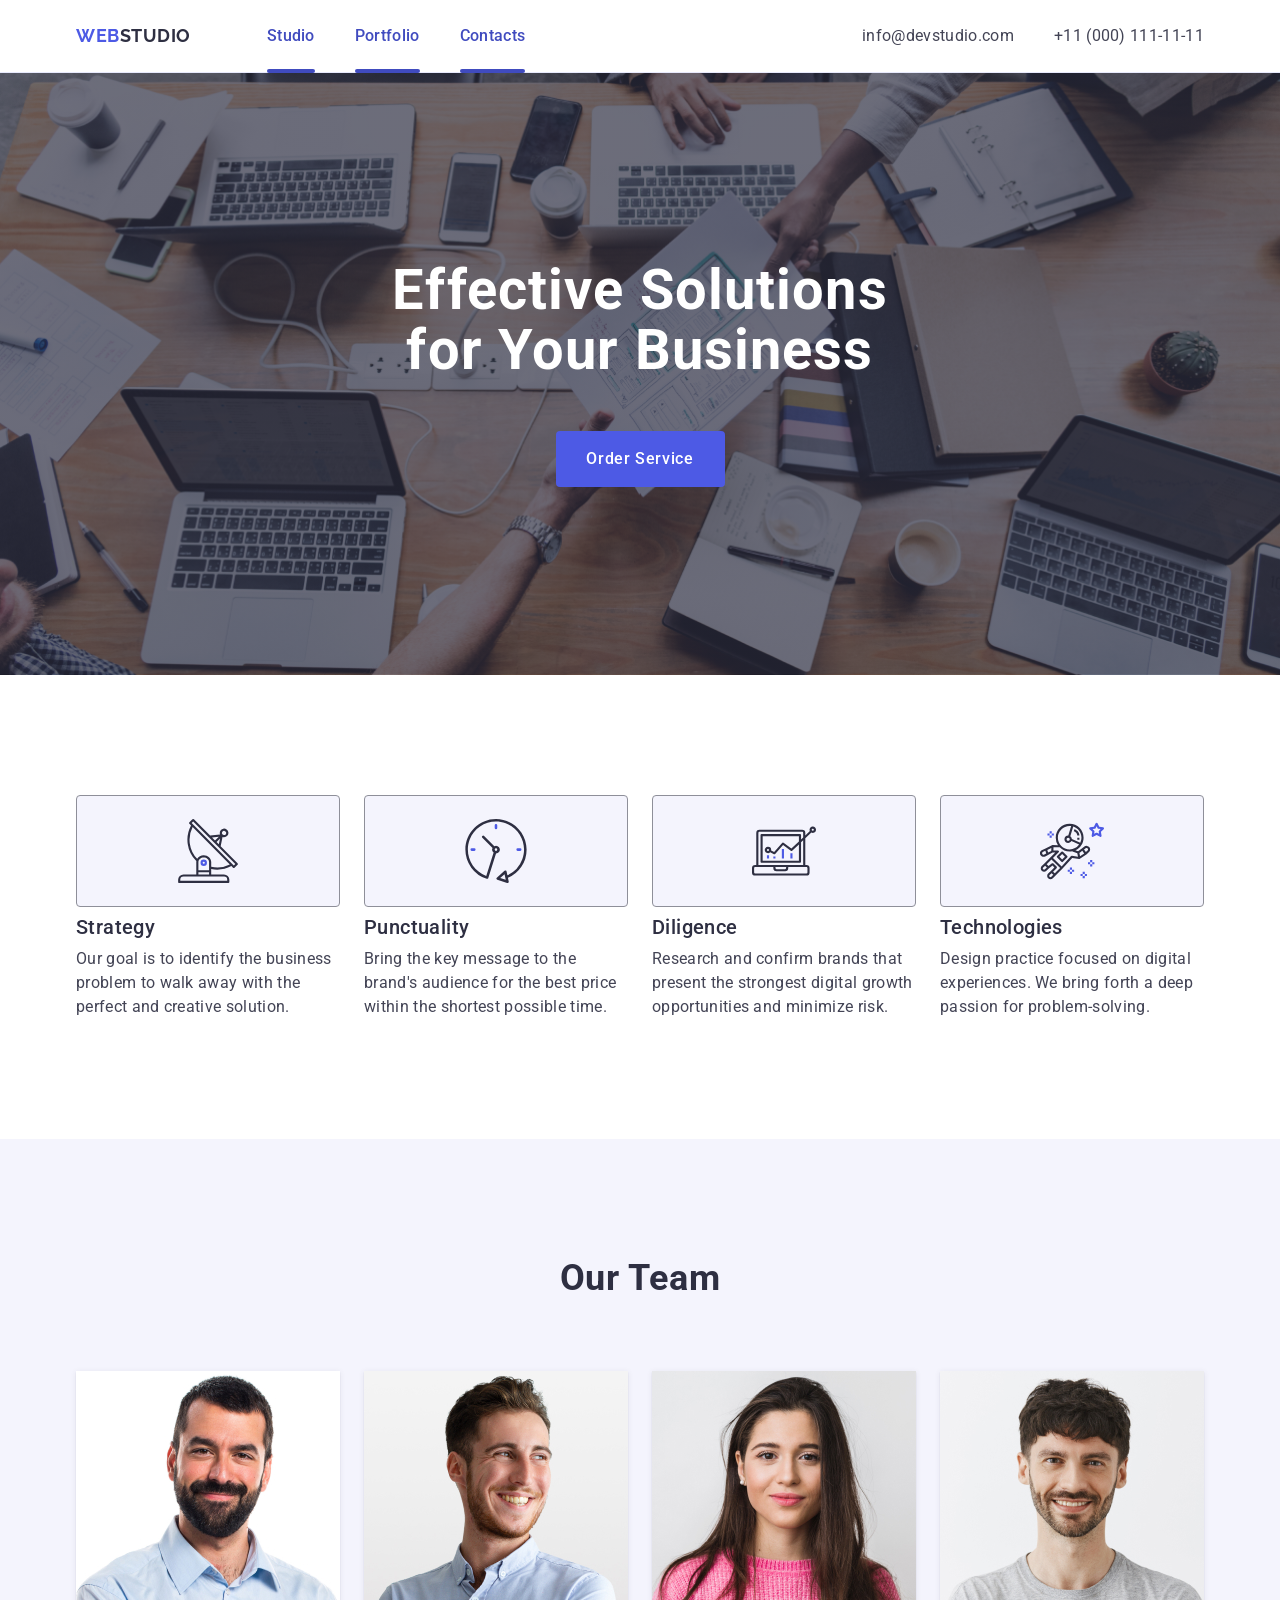
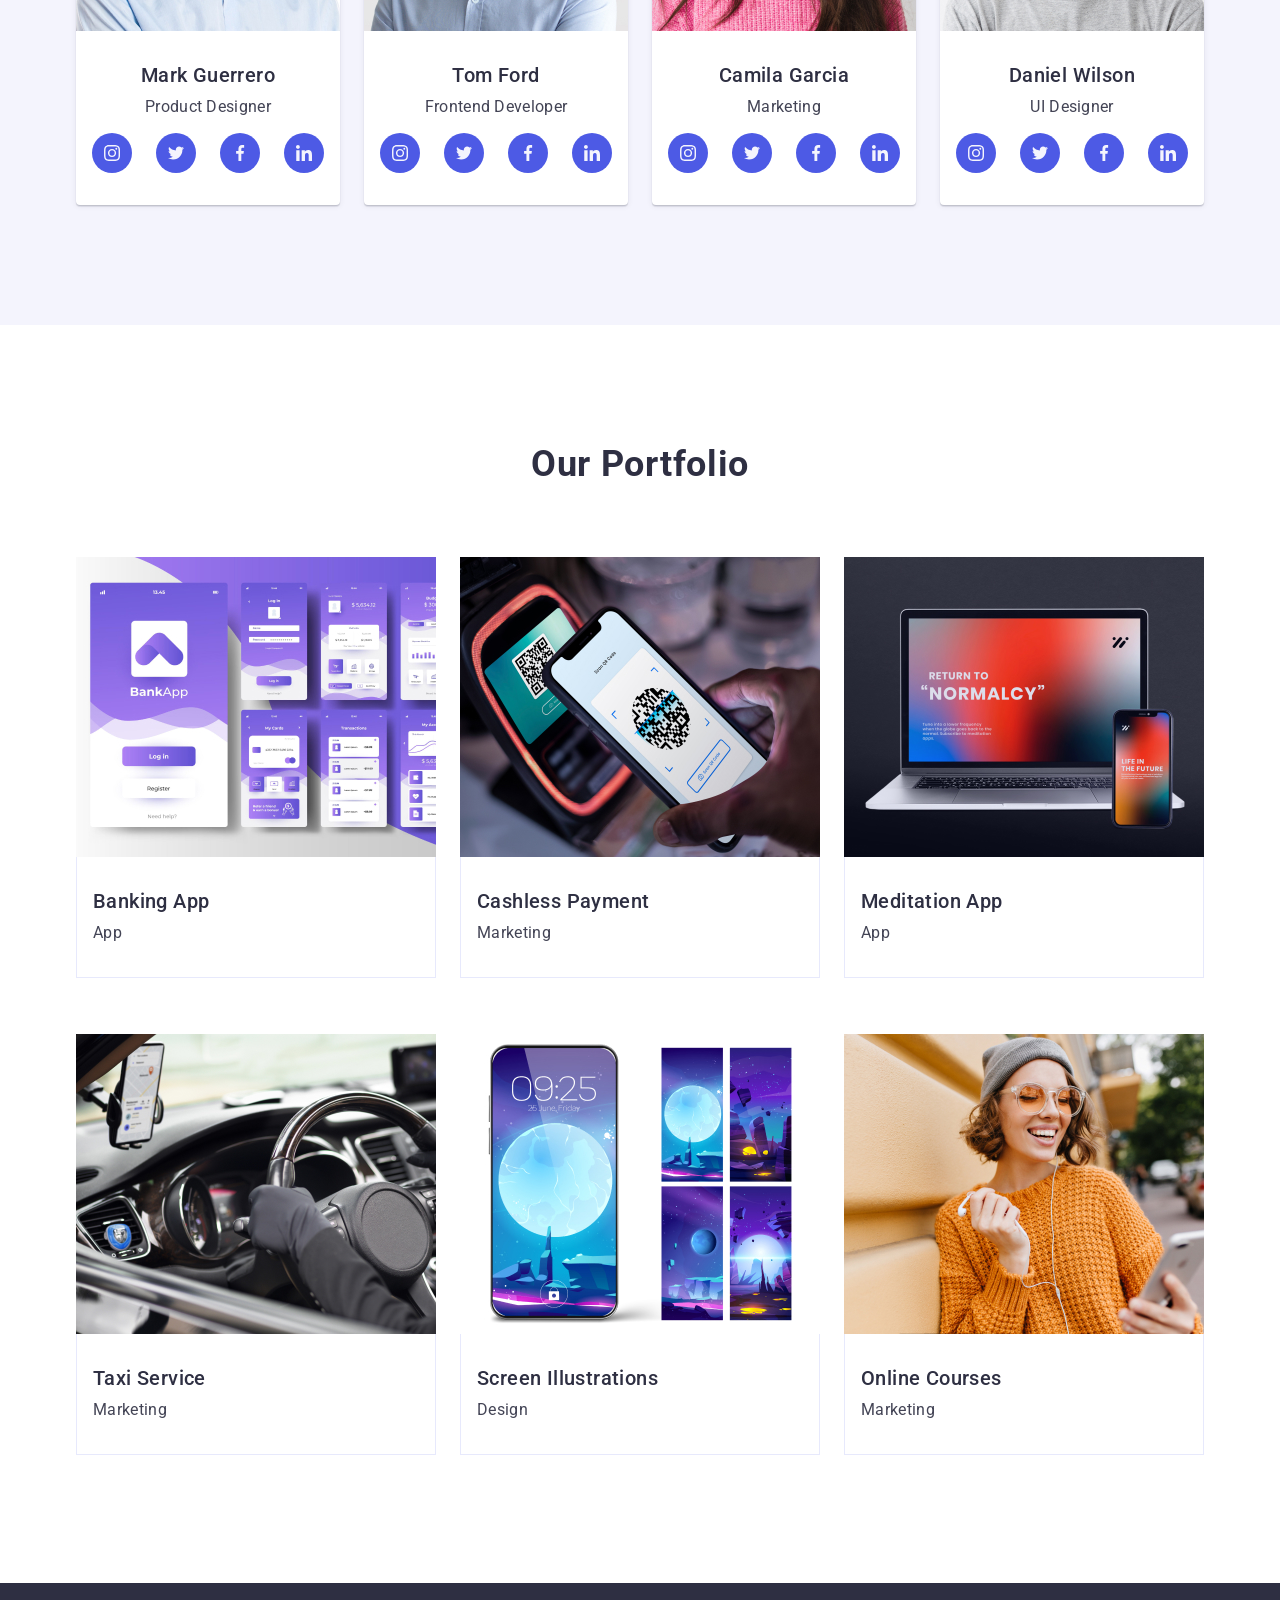
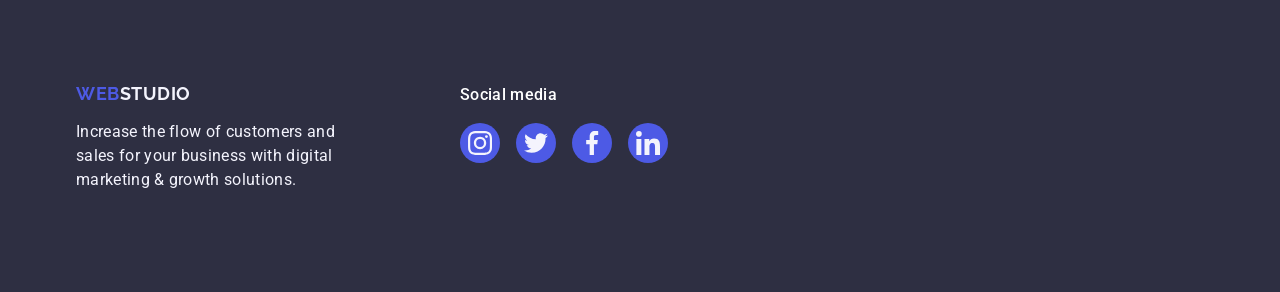
<file: index.html>
<!DOCTYPE html>
<html lang="en">
<head>
    <meta charset="UTF-8">
    <meta name="viewport" content="width=device-width, initial-scale=1.0">
    <title>WebStudio</title>
    <link rel="preconnect" href="https://fonts.googleapis.com">
    <link rel="preconnect" href="https://fonts.gstatic.com" crossorigin>
    <link href="https://fonts.googleapis.com/css2?family=Raleway:ital,wght@0,700;1,700&family=Roboto:ital,wght@0,400;0,500;0,700;1,700&display=swap" rel="stylesheet">    <link rel="stylesheet" href="https://cdn.jsdelivr.net/npm/modern-normalize@3.0.1/modern-normalize.min.css">
    <link rel="stylesheet" href="./css/styles.css">
</head>
<body>
    <header class="header">
        <div class="container header-container">
            <nav class="navigation">
                <a href="./index.html" class="navigation-logo">Web<span class="navigation-logo-accent">Studio</span></a>
                <ul class="navigation-list">
                    <li><a href="./index.html" class="navigation-link">Studio</a></li>
                    <li><a href="" class="navigation-link">Portfolio</a></li>
                    <li><a href="" class="navigation-link">Contacts</a></li>
                </ul>
            </nav>
            <address class="address">
                <ul class="address-list">
                    <li><a href="mailto:info@devstudio.com" class="address-link">info@devstudio.com</a></li>
                    <li><a href="tel:+110001111111" class="address-link">+11 (000) 111-11-11</a></li>
                </ul>
            </address>
        </div>
    </header>
    <main>
        <section class="banner">
            <div class="container banner-container">
                <h1 class="banner-header">
                    Effective Solutions<br/>
                    for Your Business
                </h1>
                <button type="button" class="banner-button">Order Service</button>    
            </div>
        </section>
        <section class="goals">
            <div class="container section-container">
                <h2 class="visually-hidden">Goals</h2>
                <ul class="goals-list">
                    <li class="goals-item">
                        <div class="goals-item-icon"><svg width="64" height="64"><use href="./images/icons.svg#icon-antenna"></use></svg></div>
                        <h3 class="goals-list-header">
                            Strategy 
                        </h3>
                        <p class="goals-list-text">Our goal is to identify the business
                        problem to walk away with the perfect and creative solution. </p>
                    </li>
                    <li class="goals-item">
                        <div class="goals-item-icon"><svg width="64" height="64"><use href="./images/icons.svg#icon-clock"></use></svg></div>
                        <h3 class="goals-list-header">
                            Punctuality
                        </h3>
                        <p class="goals-list-text">Bring the key message to the brand's audience for the best price within the shortest possible time.</p>
                    </li>
                    <li class="goals-item">
                        <div class="goals-item-icon"><svg width="64" height="64"><use href="./images/icons.svg#icon-diagram"></use></svg></div>
                        <h3 class="goals-list-header">
                            Diligence
                        </h3>
                        <p class="goals-list-text">Research and confirm brands that present the strongest digital growth opportunities and minimize risk.</p>
                    </li>
                    <li class="goals-item">
                        <div class="goals-item-icon"><svg width="64" height="64"><use href="./images/icons.svg#icon-astronaut"></use></svg></div>
                        <h3 class="goals-list-header">
                            Technologies 
                        </h3>
                        <p class="goals-list-text">Design practice focused on digital experiences. We bring forth a deep passion for problem-solving.</p>
                    </li>
                </ul>
            </div>
        </section>
        <section class="team">
            <div class="container section-container">
                <h2 class="team-header">Our Team</h2>
                <ul class="team-list">
                    <li class="team-list-item">
                        <img class="team-list-image" src="./images/mark_guerrero.jpg" alt="man with dark hair" width="264"/>
                        <div class="team-description">
                            <h3 class="team-list-header">Mark Guerrero</h3>
                            <p class="team-list-text">Product Designer</p>
                            <ul class="socials">
                                <li class="socials-item"><a href="" class="socials-link"><svg width="16" height="16" class="socials-icon"><use href="./images/icons.svg#icon-instagram"></use></svg></a></li>
                                <li class="socials-item"><a href="" class="socials-link"><svg width="16" height="16" class="socials-icon"><use href="./images/icons.svg#icon-twitter"></use></svg></a></li>
                                <li class="socials-item"><a href="" class="socials-link"><svg width="16" height="16" class="socials-icon"><use href="./images/icons.svg#icon-facebook"></use></svg></a></li>
                                <li class="socials-item"><a href="" class="socials-link"><svg width="16" height="16" class="socials-icon"><use href="./images/icons.svg#icon-linkedin"></use></svg></a></li>
                            </ul>
                        </div>
                    </li>
                    <li class="team-list-item">
                        <img class="team-list-image" src="./images/tom_ford.jpg" alt="lady with dark hair" width="264"/>
                        <div class="team-description">
                            <h3 class="team-list-header">Tom Ford</h3>
                            <p class="team-list-text">Frontend Developer</p>
                            <ul class="socials">
                                <li class="socials-item"><a href="" class="socials-link"><svg width="16" height="16" class="socials-icon"><use href="./images/icons.svg#icon-instagram"></use></svg></a></li>
                                <li class="socials-item"><a href="" class="socials-link"><svg width="16" height="16" class="socials-icon"><use href="./images/icons.svg#icon-twitter"></use></svg></a></li>
                                <li class="socials-item"><a href="" class="socials-link"><svg width="16" height="16" class="socials-icon"><use href="./images/icons.svg#icon-facebook"></use></svg></a></li>
                                <li class="socials-item"><a href="" class="socials-link"><svg width="16" height="16" class="socials-icon"><use href="./images/icons.svg#icon-linkedin"></use></svg></a></li>
                            </ul>
                        </div>
                    </li>
                    <li class="team-list-item">
                        <img class="team-list-image" src="./images/camila_garcia.jpg" alt="man with blond hair" width="264"/>
                        <div class="team-description">
                            <h3 class="team-list-header">Camila Garcia</h3>
                            <p class="team-list-text">Marketing</p>
                            <ul class="socials">
                                <li class="socials-item"><a href="" class="socials-link"><svg width="16" height="16" class="socials-icon"><use href="./images/icons.svg#icon-instagram"></use></svg></a></li>
                                <li class="socials-item"><a href="" class="socials-link"><svg width="16" height="16" class="socials-icon"><use href="./images/icons.svg#icon-twitter"></use></svg></a></li>
                                <li class="socials-item"><a href="" class="socials-link"><svg width="16" height="16" class="socials-icon"><use href="./images/icons.svg#icon-facebook"></use></svg></a></li>
                                <li class="socials-item"><a href="" class="socials-link"><svg width="16" height="16" class="socials-icon"><use href="./images/icons.svg#icon-linkedin"></use></svg></a></li>
                            </ul>
                        </div>
                    </li>
                    <li class="team-list-item">
                        <img class="team-list-image" src="./images/daniel_wilson.jpg" alt="man with dark hair" width="264"/>
                        <div class="team-description">
                            <h3 class="team-list-header">Daniel Wilson</h3>
                            <p class="team-list-text">UI Designer</p>
                            <ul class="socials">
                                <li class="socials-item"><a href="" class="socials-link"><svg width="16" height="16" class="socials-icon"><use href="./images/icons.svg#icon-instagram"></use></svg></a></li>
                                <li class="socials-item"><a href="" class="socials-link"><svg width="16" height="16" class="socials-icon"><use href="./images/icons.svg#icon-twitter"></use></svg></a></li>
                                <li class="socials-item"><a href="" class="socials-link"><svg width="16" height="16" class="socials-icon"><use href="./images/icons.svg#icon-facebook"></use></svg></a></li>
                                <li class="socials-item"><a href="" class="socials-link"><svg width="16" height="16" class="socials-icon"><use href="./images/icons.svg#icon-linkedin"></use></svg></a></li>
                            </ul>
                        </div>
                    </li>
                </ul>
            </div>
        </section>
        <section class="portfolio">
            <div class="container section-container">
            <h2 class="portfolio-header">Our Portfolio</h2>
            <ul class="portfolio-list">
                <li class="portfolio-list-item">
                    <div class="portfolio-image-container">
                        <img class="portfolio-list-image" src="./images/banking_app.jpg" alt="app" width="360"/>
                        <p class="portfolio-overflow-text">14 Stylish and User-Friendly App Design Concepts · Task Manager App · Calorie Tracker App · Exotic Fruit Ecommerce App · Cloud Storage App</p>
                    </div>
                    <div class="portfolio-item-description">
                        <h3 class="portfolio-list-header">Banking App</h3>
                        <p class="portfolio-list-text">App</p>
                </div>
                </li>
                <li class="portfolio-list-item">
                    <div class="portfolio-image-container">
                        <img class="portfolio-list-image" src="./images/cashless_payment.jpg" alt="payment by phone" width="360"/>
                        <p class="portfolio-overflow-text">14 Stylish and User-Friendly App Design Concepts · Task Manager App · Calorie Tracker App · Exotic Fruit Ecommerce App · Cloud Storage App</p>
                    </div>
                    <div class="portfolio-item-description">
                        <h3  class="portfolio-list-header">Cashless Payment</h3>
                        <p class="portfolio-list-text">Marketing</p>
                </div>
                </li>
                <li class="portfolio-list-item">
                    <div class="portfolio-image-container">
                        <img class="portfolio-list-image" src="./images/meditation_app.jpg" alt="laptop" width="360"/>
                        <p class="portfolio-overflow-text">14 Stylish and User-Friendly App Design Concepts · Task Manager App · Calorie Tracker App · Exotic Fruit Ecommerce App · Cloud Storage App</p>
                    </div>
                    <div class="portfolio-item-description">
                        <h3 class="portfolio-list-header">Meditation App</h3>
                        <p class="portfolio-list-text">App</p>
                </div>
                </li>
                <li class="portfolio-list-item">
                    <div class="portfolio-image-container">
                        <img class="portfolio-list-image" src="./images/taxi_service.jpg" alt="car" width="360"/>
                        <p class="portfolio-overflow-text">14 Stylish and User-Friendly App Design Concepts · Task Manager App · Calorie Tracker App · Exotic Fruit Ecommerce App · Cloud Storage App</p>
                    </div>
                    <div class="portfolio-item-description">
                        <h3 class="portfolio-list-header">Taxi Service</h3>
                        <p class="portfolio-list-text">Marketing</p>
                </div>
                </li>
                <li class="portfolio-list-item">
                    <div class="portfolio-image-container">
                        <img class="portfolio-list-image" src="./images/screen_illustrations.jpg" alt="phone" width="360"/>
                        <p class="portfolio-overflow-text">14 Stylish and User-Friendly App Design Concepts · Task Manager App · Calorie Tracker App · Exotic Fruit Ecommerce App · Cloud Storage App</p>
                    </div>
                    <div class="portfolio-item-description">
                        <h3 class="portfolio-list-header">Screen Illustrations</h3>
                        <p class="portfolio-list-text">Design</p>
                </div>
                </li>
                <li class="portfolio-list-item">
                    <div class="portfolio-image-container">
                        <img class="portfolio-list-image" src="./images/online_courses.jpg" alt="woman" width="360"/>
                        <p class="portfolio-overflow-text">14 Stylish and User-Friendly App Design Concepts · Task Manager App · Calorie Tracker App · Exotic Fruit Ecommerce App · Cloud Storage App</p>
                    </div>
                    <div class="portfolio-item-description">
                        <h3 class="portfolio-list-header">Online Courses</h3>
                        <p class="portfolio-list-text">Marketing</p>
                </div>
                </li>
            </ul>
        </div>
        </section>
    </main>
    <footer class="footer">
        <div class="container footer-container">
            <div class="footer-logo-container">
                <a class="footer-logo" href="./index.html">Web<span class="footer-logo-accent">Studio</span></a>
                <p class="footer-text">Increase the flow of customers and sales for your business with digital marketing & growth solutions.</p>
            </div>
            <div class="social-media">
                <p class="social-media-text">Social media</p>
                <ul class="footer-socials">
                    <li class="socials-item"><a href="" class="socials-link footer-socials-link"><svg width="24" height="24" class="socials-icon"><use href="./images/icons.svg#icon-instagram"></use></svg></a></li>
                    <li class="socials-item"><a href="" class="socials-link footer-socials-link"><svg width="24" height="24" class="socials-icon"><use href="./images/icons.svg#icon-twitter"></use></svg></a></li>
                    <li class="socials-item"><a href="" class="socials-link footer-socials-link"><svg width="24" height="24" class="socials-icon"><use href="./images/icons.svg#icon-facebook"></use></svg></a></li>
                    <li class="socials-item"><a href="" class="socials-link footer-socials-link"><svg width="24" height="24" class="socials-icon"><use href="./images/icons.svg#icon-linkedin"></use></svg></a></li>
                </ul>
            </div>
        </div>
    </footer>
</body>
</html>
</file>
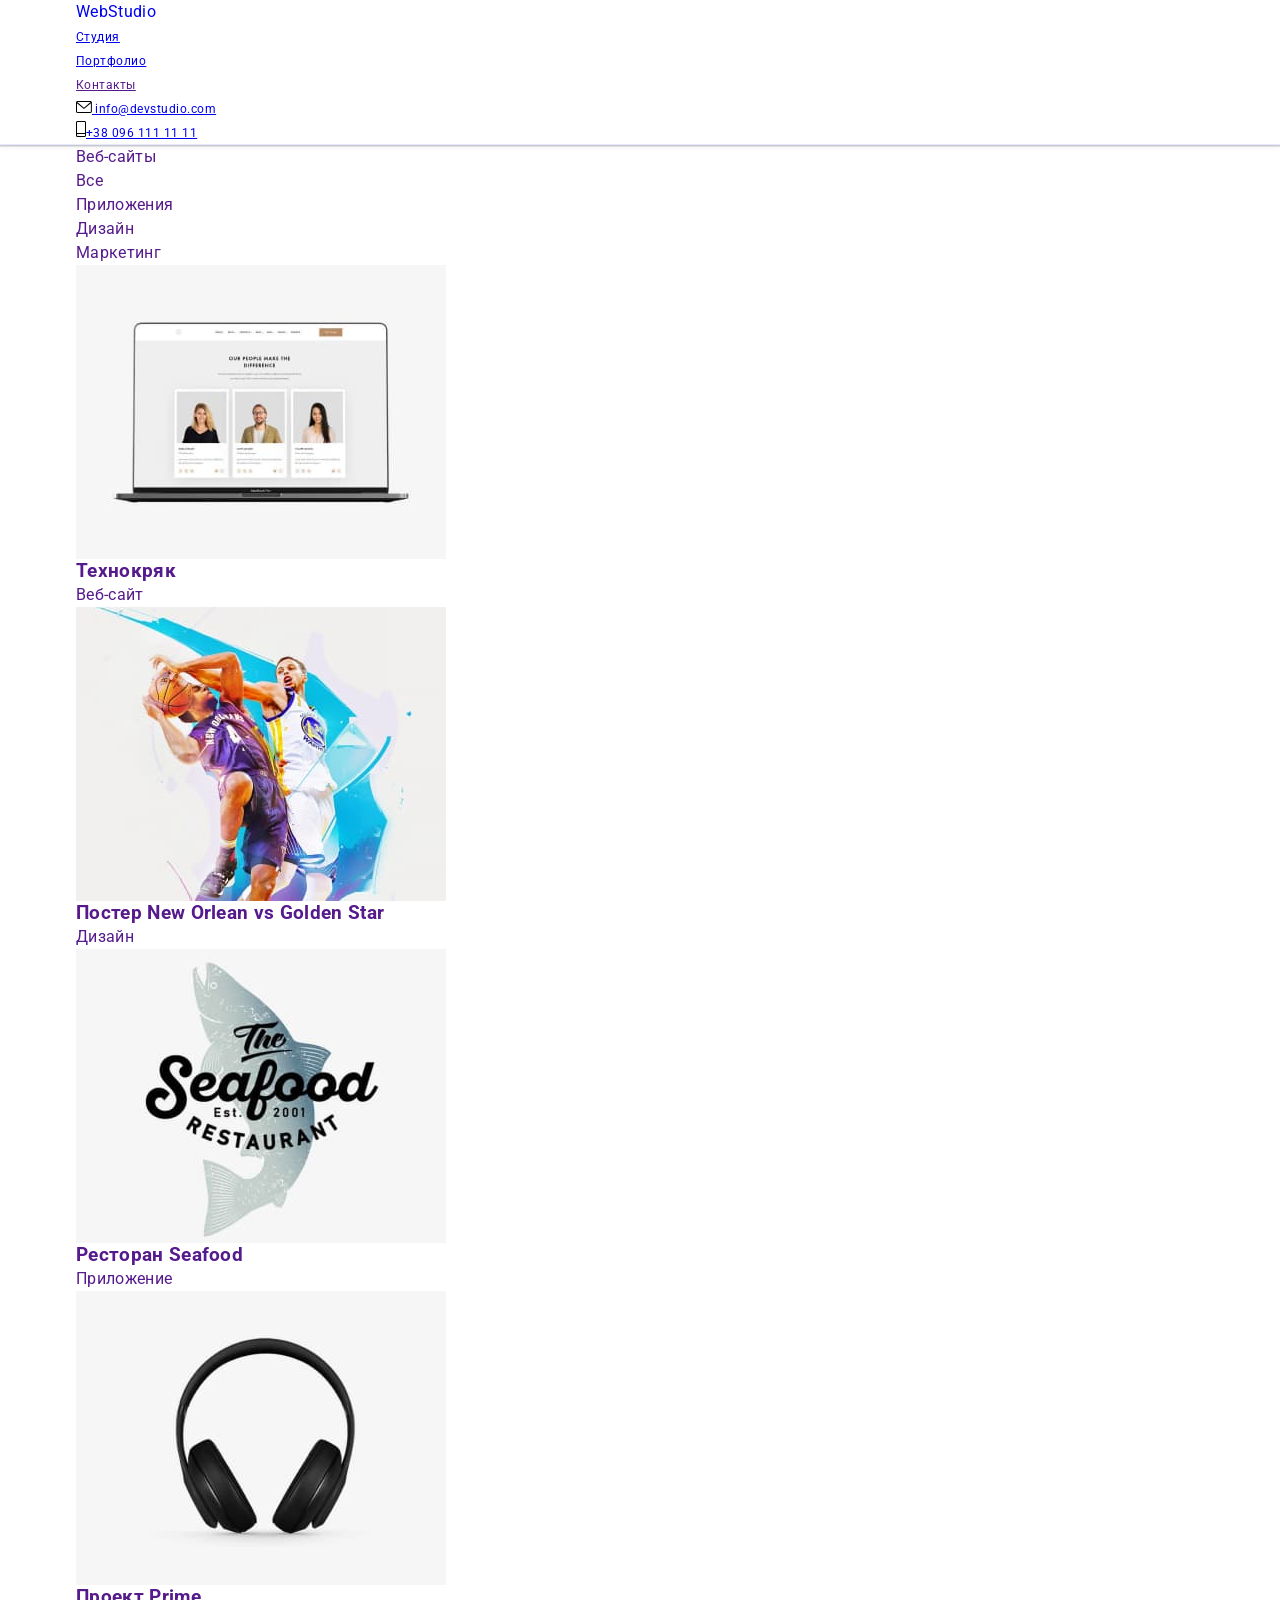
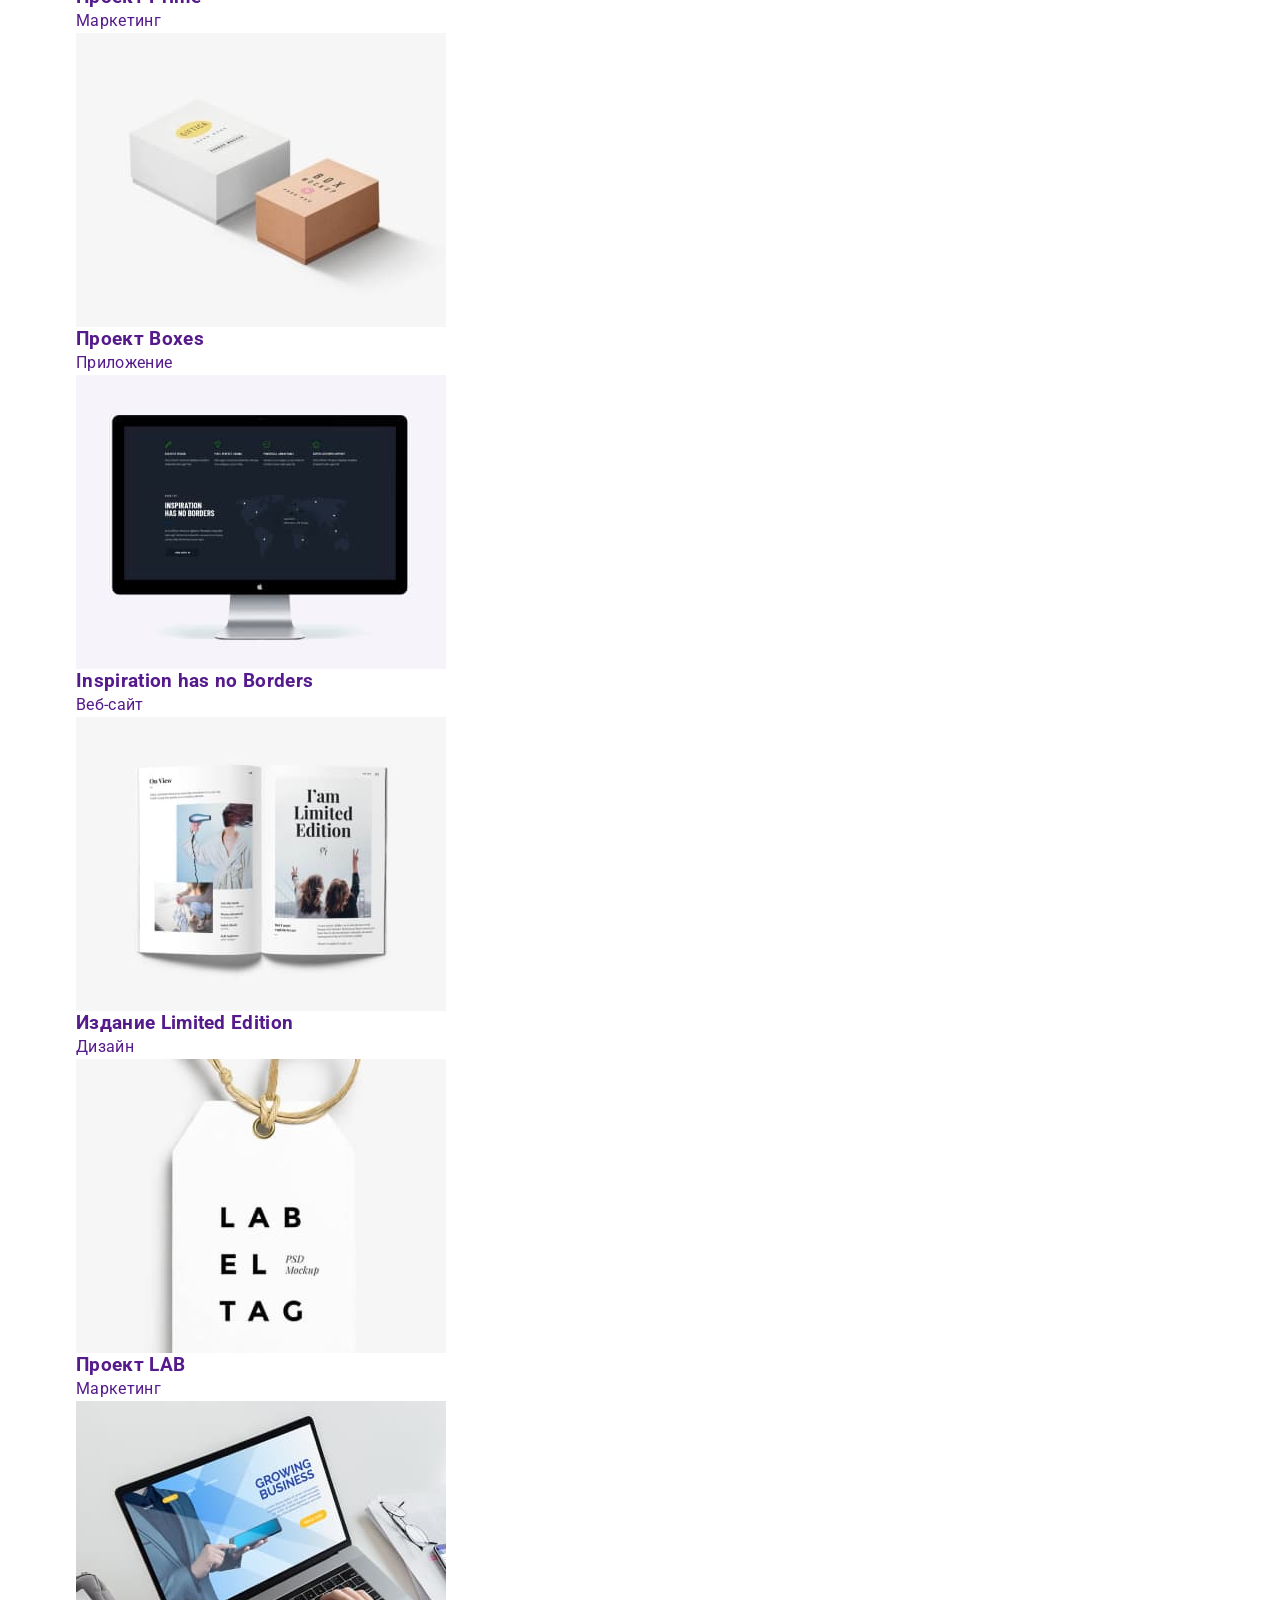
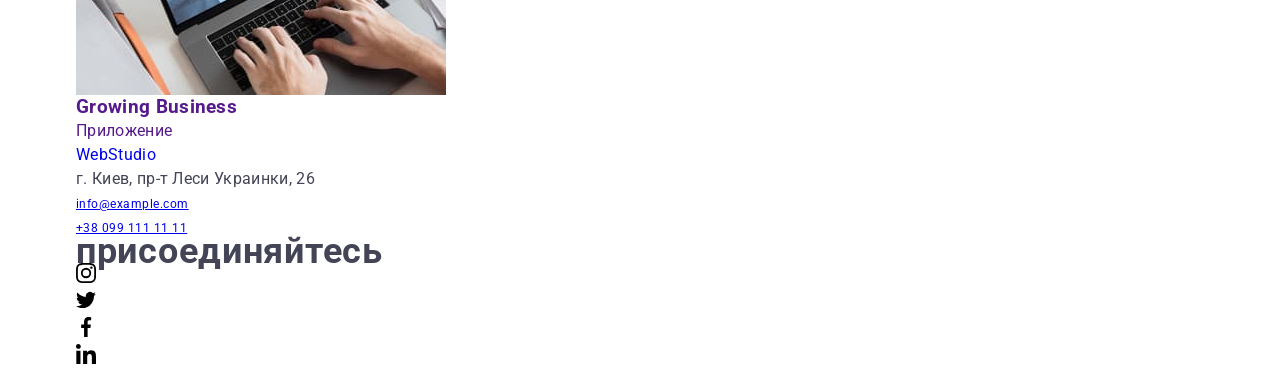
<file: portfolio.html>
<!DOCTYPE html>
<html lang="ru">
  <head>
    <meta charset="UTF-8" />
    <meta name="viewport" content="width=device-width, initial-scale=1.0" />
    <title>Document</title>
    <link
      rel="stylesheet"
      href="https://cdnjs.cloudflare.com/ajax/libs/modern-normalize/0.7.0/modern-normalize.min.css"
    />
    <link
      href="https://fonts.googleapis.com/css2?family=Raleway:wght@700&family=Roboto:wght@400;500;700&display=swap"
      rel="stylesheet"
    />
    <link rel="stylesheet" href="./css/styles.css" />
  </head>
  <body>
    <header class="header">
      <div class="container page-header">
        <nav class="site-nav">
          <a class="logo" href="./index.html">
            Web<span class="light">Studio</span>
          </a>
          <ul class="nav-list">
            <li class="item"><a href="./index.html" class="link">Студия</a></li>
            <li class="item">
              <a href="./portfolio.html" class="link current">Портфолио</a>
            </li>
            <li class="item"><a href="" class="link">Контакты</a></li>
          </ul>
        </nav>
        <ul class="site-contact">
          <li class="item">
            <a href="mailto:info@devstudio.com" class="link"
              ><svg class="icon" width="16" height="12">
                <use href="./images/sprite.svg#envelope"></use>
              </svg>
              info@devstudio.com</a
            >
          </li>
          <li class="item">
            <a href="tel:+380961111111" class="link">
              <svg class="icon" width="10" height="16">
                <use href="./images/sprite.svg#smartphone"></use></svg
              >+38 096 111 11 11</a
            >
          </li>
        </ul>
      </div>
    </header>
    <main>
      <section class="section">
        <div class="container">
          <ul class="filter">
            <li class="item"><a class="button" href="">Веб-сайты</a></li>
            <li class="item"><a class="button" href="">Все</a></li>
            <li class="item"><a class="button" href="">Приложения</a></li>
            <li class="item"><a class="button" href="">Дизайн</a></li>
            <li class="item"><a class="button" href="">Маркетинг</a></li>
          </ul>
          <section>
            <ul class="works">
              <li class="item">
                <a href=""
                  ><img
                    src="./images/Технокряк.jpg"
                    width="370px"
                    alt="Лап-топ"
                  />
                  <h3 class="section-title">Технокряк</h3>
                  <p>Веб-сайт</p></a
                >
              </li>
              <li class="item">
                <a href=""
                  ><img
                    src="./images/Постер.jpg"
                    width="370px"
                    alt="Баскетболисты"
                  />
                  <h3 class="section-title">
                    Постер New Orlean vs Golden Star
                  </h3>
                  <p>Дизайн</p></a
                >
              </li>
              <li class="item">
                <a href=""
                  ><img
                    src="./images/ресторан.jpg"
                    width="370px"
                    alt="Логотип ресторана"
                  />
                  <h3 class="section-title">Ресторан Seafood</h3>
                  <p>Приложение</p></a
                >
              </li>
              <li class="item">
                <a href=""
                  ><img
                    src="./images/проект.jpg"
                    width="370px"
                    alt="Наушники"
                  />
                  <h3 class="section-title">Проект Prime</h3>
                  <p>Маркетинг</p></a
                >
              </li>
              <li class="item">
                <a href=""
                  ><img
                    src="./images/проект-коробки.jpg"
                    width="370px"
                    alt="Коробка"
                  />
                  <h3 class="section-title">Проект Boxes</h3>
                  <p>Приложение</p></a
                >
              </li>
              <li class="item">
                <a href=""
                  ><img
                    src="./images/нет-границ.jpg"
                    width="370px"
                    alt="Монитор"
                  />
                  <h3 class="section-title">Inspiration has no Borders</h3>
                  <p>Веб-сайт</p></a
                >
              </li>
              <li class="item">
                <a href=""
                  ><img src="./images/издание.jpg" width="370px" alt="Журнал" />
                  <h3 class="section-title">Издание Limited Edition</h3>
                  <p>Дизайн</p></a
                >
              </li>
              <li class="item">
                <a href=""
                  ><img
                    src="./images/проект-лаб.jpg"
                    width="370px"
                    alt="Бирка"
                  />
                  <h3 class="section-title">Проект LAB</h3>
                  <p>Маркетинг</p></a
                >
              </li>
              <li class="item">
                <a href=""
                  ><img
                    src="./images/бизнес.jpg"
                    width="370px"
                    alt="Работа за компьютерим"
                  />
                  <h3 class="section-title">Growing Business</h3>
                  <p>Приложение</p></a
                >
              </li>
            </ul>
          </section>
        </div>
      </section>
    </main>
    <footer>
      <div class="container page-footer">
        <section class="address">
          <a href="./index.html" class="logo">
            Web<span class="dark">Studio</span>
          </a>

          <address class="address">
            г. Киев, пр-т Леси Украинки, 26 <br />
            <a href="mailto:info@example.com" class="link">info@example.com</a>
            <br />
            <a href="tel:+380991111111" class="link">+38 099 111 11 11</a>
          </address>
        </section>
        <section class="join">
          <h2 class="join-title">присоединяйтесь</h2>

          <ul class="join-list social-list">
            <li class="social-item">
              <a href="" class="social-link">
                <svg class="icon" width="20" height="20">
                  <use href="./images/sprite.svg#instagram"></use>
                </svg>
              </a>
            </li>
            <li class="social-item">
              <a href="" class="social-link">
                <svg class="icon" width="20" height="20">
                  <use href="./images/sprite.svg#twitter"></use>
                </svg>
              </a>
            </li>
            <li class="social-item">
              <a href="" class="social-link">
                <svg class="icon" width="20" height="20">
                  <use href="./images/sprite.svg#facebook"></use>
                </svg>
              </a>
            </li>
            <li class="social-item">
              <a href="" class="social-link">
                <svg class="icon" width="20" height="20">
                  <use href="./images/sprite.svg#linkedin"></use>
                </svg>
              </a>
            </li>
          </ul>
        </section>
      </div>
    </footer>
  </body>
</html>
</file>
<file: css/styles.css>
:root {
    --white: #FFFFFF;
    --violete: #f4f4fd
  }
  /* General styles */
  body {
    font-family: "Roboto", sans-serif;
    font-weight: 400;
    font-size: 16px;
    line-height: 24px;
    letter-spacing: 0.02em;
    color: #434455;
    background-color: var(--white);
}

h1, h2, h3, h4, h5, h6, p {
	margin-top: 0;
	margin-bottom: 0;
}

ul, ol {
	margin-top: 0;
	margin-bottom: 0;
	padding-left: 0;
}

a {
    text-decoration: none;
}
    
ul {
    list-style: none;
}
    
h2 {
    font-family: Roboto;
    font-weight: 700;
    font-size: 36px;
    letter-spacing: 0.02em;
}

img {
    display: block
}

.link {
    font-family: Roboto;
    font-weight: Regular;
    font-size: 12px;
    line-height: 16px;
    letter-spacing: 0.04em;
    text-decoration: underline;
}

/* Container */
.container {
    width: 1158px;
    margin: 0 auto;
    /* display: flex; */
    padding: 0 15px 0 15px;
}

.section-container {
    display: block;
}

/* Header */
address {
    font-style: normal;
}

.address-list {
    display: flex;
    gap: 40px;
}

.header {
    justify-content: space-between;
    align-items: center;
    border-bottom: 1px solid #e7e9fc;
    box-shadow: 0px 2px 1px rgba(46, 47, 66, 0.08), 0px 1px 1px rgba(46, 47, 66, 0.16), 0px 1px 6px rgba(46, 47, 66, 0.08);
}

.header-container {
    display: flex;
    justify-content: space-between;
    align-items: center;
}

.navigation {
    display: flex;
    justify-content: space-between;
    align-items: center;
}

.navigation-list {
    display: flex;
    gap: 40px;
}

.navigation-logo {
    font-family: "Raleway", sans-serif;
    font-weight: 700;
    font-size: 18px;
    line-height: 1.17;
    letter-spacing: 0.03em;
    text-transform: uppercase;
    color: #4d5ae5;
    align-self: center;
    margin-right: 76px;
}

.navigation-logo-accent {
    color: #2e2f42;
}

.navigation-link {
    font-family: Roboto;
    font-weight: 500 ;
    font-size: 16px;
    line-height: 24px;
    letter-spacing: 0.02em;
    color: #2E2F42;
    padding: 24px 0;
    display: block;
    position: relative;
    color: #404bbf;
    transition: color 250ms cubic-bezier(0.4, 0, 0.2, 1);
}

.navigation-link:hover,
.navigation-link:focus {
    color:#404bbf;
}

.navigation-link::after {
    content: '';
    width: 100%;
    position: absolute;
    left: 0;
    bottom: -1px;
    height: 4px; 
    background-color: #404bbf;
    border-radius: 2px;
}

.address-link {
    font-family: Roboto;
    font-weight: Regular;
    font-size: 16px;
    font-style: normal;
    line-height: 24px;
    letter-spacing: 0.02em;
    color: #434455;
    transition: color 250ms cubic-bezier(0.4, 0, 0.2, 1); 
}

.address-link:hover,
.address-link:focus {
    color: #404bbf;
}

.address-list {
    display: flex;
    gap: 40px
}

/* Banner */

.banner {
    background-color:  #2e2f42;
    padding: 188px 0;
    background-image: linear-gradient(rgba(46, 47, 66, 0.7), rgba(46, 47, 66, 0.7)), url('../images/hero_image.jpg');
    max-width: 1440px;
    background-repeat: no-repeat;
    background-position: center;
    background-size: cover;
    background-color: 250ms cubic-bezier(0.4, 0, 0.2, 1);
}

.banner-container {
    display: flex;
    flex-direction: column;
    align-items: center;
}

.banner-header {
    font-family: Roboto;
    font-weight: 700;
    font-size: 56px;
    letter-spacing: 0.02em;
    line-height: 1.07;
    text-align: center;
    color: var(--white);
    max-width: 496px;
}

.banner-button {
    font-family: "Roboto", sans-serif;
    font-weight: 500;
    font-size: 16px;
    line-height: 24px;
    letter-spacing: 0.04em;
    background-color: #4D5AE5;
    cursor: pointer;
    color: var(--white);
    margin-top: 50px;    
    min-width: 169px;
    border: none;
    border-radius: 4px; 
    height: 56px;
    transition: background-color 250ms cubic-bezier(0.4, 0, 0.2, 1);
}

.banner-button:hover,
.banner-button:focus {
    background-color: #404BBF;
}

/* Goals */
.goals {
    padding: 120px 0;
}


.visually-hidden {
    position: absolute;
    width: 1px;
    height: 1px;
    margin: -1px;
    border: 0;
    padding: 0;
    white-space: nowrap;
    clip-path: inset(100%);
    clip: rect(0 0 0 0);
    overflow: hidden;
  }

.goals-list {
    display: flex;
    gap: 24px;
}

.goals-item {
    width: calc((100% - 72px) / 4);
}

.goals-item-icon {
    display: flex; 
    align-items: center;
    justify-content: center;
    height: 112px;
    background-color: var(--violete);
    border-radius: 4px;
    border: 1px solid #8e8f99;
    margin-bottom: 8px;
}

.goals-list-header {
    font-family: Roboto;
    font-weight: 500;
    font-size: 20px;
    letter-spacing: 0.02em;
    color: #2e2f42;
    padding: 0;
    margin-bottom: 8px;
}

.goals-list-text {
    font-size: 16px;
    line-height: 1.5;
    letter-spacing: 0.02em;
    color: #434455;
    padding: 0;
}

/* Team */
.team {
    background-color: var(--violete);
    padding: 120px 0;
}

.team-header {
    font-size: 36px;
    line-height: 1.11;
    text-align: center;
    letter-spacing: 0.02em;
    text-transform: capitalize;
    color: #2e2f42;
    margin-bottom: 72px;
}

.team-list {
    display: flex;
    gap: 24px;
}

.team-description {
    padding: 32px 0;
}

.team-list-item {
    background-color: var(--white);
    width: calc((100% - 72px) / 4);
    border-radius: 0px 0px 4px 4px;
    box-shadow: 0px 1px 6px rgba(46, 47, 66, 0.08), 0px 1px 1px rgba(46, 47, 66, 0.16), 0px 2px 1px rgba(46, 47, 66, 0.08);
}

.team-list-header {
    font-family: Roboto;
    font-weight: 500;
    font-size: 20px;
    letter-spacing: 0.02em;
    line-height: 1.2;
    color: #2e2f42;
    text-align: center;
    margin-bottom: 8px;
}

.team-list-text {
    font-size: 16px;
    text-align: center;
    margin-bottom: 14px;
}

.socials {
    display: flex;
    justify-content: center;
    gap: 24px;
}

.socials-item {
    width: 40px;
    height: 40px; 
}

.socials-link {
    width: 100%;
    height: 100%;
    background-color: #4d5ae5;
    border-radius: 50%;
    display: flex;
    align-items: center;
    justify-content: center;
    transition: background-color 250ms cubic-bezier(0.4, 0, 0.2, 1);
}

.socials-link:hover, .socials-link:focus {
    background-color: #404bbf;
}

.socials-icon {
    fill: var(--violete);
}

/* Portfolio */
.portfolio {
    padding: 120px 0 120px 0;
}
.portfolio-header {
    font-size: 36px;
    line-height: 1.11;
    text-align: center;
    letter-spacing: 0.02em;
    text-transform: capitalize;
    color: #2e2f42;
    margin-bottom: 72px;
}

.portfolio-list {
    display: flex;
    column-gap: 24px;
    row-gap: 48px;
    flex-wrap: wrap;
}

.portfolio-list-item {
    width: calc((100% - 48px) / 3);
    transition: box-shadow 250ms cubic-bezier(0.4, 0, 0.2, 1);
}

.portfolio-list-item:hover {
    box-shadow: 0px 1px 6px rgba(46, 47, 66, 0.08), 0px 1px 1px rgba(46, 47, 66, 0.16), 0px 2px 1px rgba(46, 47, 66, 0.08);
}

.portfolio-list-item:hover .portfolio-overflow-text {
    transform: translateY(0%);
}

.portfolio-item-description {
    padding: 32px 16px;
    border: 1px solid #e7e9fc;
    border-top: none;
    margin-bottom: 8px;

}

.portfolio-image-container {
    position: relative;
    overflow: hidden; 
}

.portfolio-overflow-text {
    position: absolute; 
    top: 0;
    font-size: 16px;
    line-height: 1.5;
    letter-spacing: 0.02em;
    color: var(--violete);
    padding: 40px 32px; 
    background-color: #4d5ae5;
    height: 100%;
    width: 100%;
    transform: translateY(100%);
    transition: transform 250ms cubic-bezier(0.4, 0, 0.2, 1);
}

.portfolio-list-header {
    font-weight: 500;
    font-size: 20px;
    line-height: 1.2;
    letter-spacing: 0.02em;
    color: #2e2f42;
    margin-bottom: 8px;
}

/* Footer */
.footer {
    background-color:  #2e2f42;
    padding: 100px 0;
}

.footer-logo {
    font-family: "Raleway", sans-serif;
    font-weight: 700;
    font-size: 18px;
    line-height: 1.17;
    letter-spacing: 0.03em;
    text-transform: uppercase;
    color:  #4d5ae5;
    margin-bottom: 16px;
    display: inline-block;
}

.footer-logo-accent {
    color: var(--violete);
}

.footer-text {
    color: var(--violete);
    width: 264px;
}

.footer-container {
    display: flex;
    align-items: baseline;
}

.footer-logo-container {
    margin-right: 120px
}

.footer-socials {
    display: flex;
    justify-content: center;
    gap: 16px;
}
.social-media-text {
    font-weight: 500;
    font-size: 16px;
    line-height: 1.5;
    letter-spacing: 0.02em;
    color: var(--white);
    margin-bottom: 16px;
}

.footer-socials-link:hover, .footer-socials-link:focus {
    background-color: #31d0aa;
}
</file>
